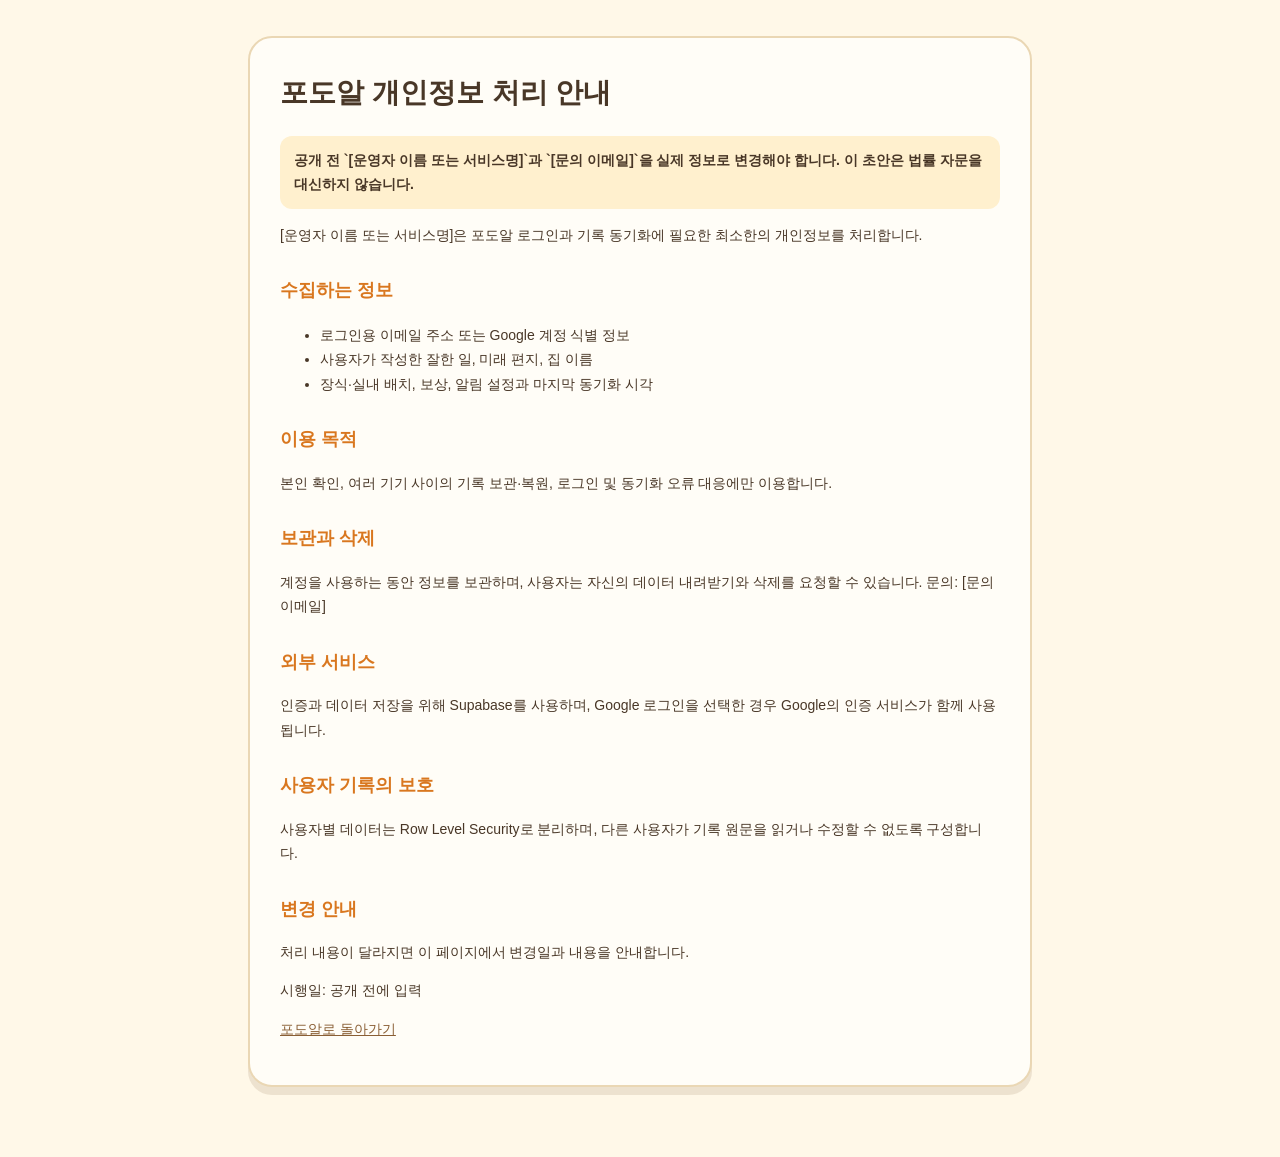
<file: privacy.html>
<!doctype html>
<html lang="ko">
  <head>
    <meta charset="UTF-8" />
    <meta name="viewport" content="width=device-width, initial-scale=1.0" />
    <title>개인정보 처리 안내 | 포도알</title>
    <style>
      body{margin:0;color:#493727;background:#fff8e8;font-family:"Nanum Gothic",sans-serif;line-height:1.75}main{width:min(720px,calc(100% - 36px));margin:36px auto 70px;padding:30px;border:2px solid #ead7b4;border-radius:24px;background:#fffdf7;box-shadow:0 8px 0 rgba(110,70,28,.12)}h1{margin-top:0;font-size:28px}h2{margin-top:28px;font-size:18px;color:#d9771f}p,li{font-size:14px}a{color:#8a5f35}.notice{padding:12px 14px;border-radius:12px;background:#fff0ce;font-weight:700}
    </style>
  </head>
  <body>
    <main>
      <h1>포도알 개인정보 처리 안내</h1>
      <p class="notice">공개 전 `[운영자 이름 또는 서비스명]`과 `[문의 이메일]`을 실제 정보로 변경해야 합니다. 이 초안은 법률 자문을 대신하지 않습니다.</p>
      <p>[운영자 이름 또는 서비스명]은 포도알 로그인과 기록 동기화에 필요한 최소한의 개인정보를 처리합니다.</p>
      <h2>수집하는 정보</h2>
      <ul><li>로그인용 이메일 주소 또는 Google 계정 식별 정보</li><li>사용자가 작성한 잘한 일, 미래 편지, 집 이름</li><li>장식·실내 배치, 보상, 알림 설정과 마지막 동기화 시각</li></ul>
      <h2>이용 목적</h2>
      <p>본인 확인, 여러 기기 사이의 기록 보관·복원, 로그인 및 동기화 오류 대응에만 이용합니다.</p>
      <h2>보관과 삭제</h2>
      <p>계정을 사용하는 동안 정보를 보관하며, 사용자는 자신의 데이터 내려받기와 삭제를 요청할 수 있습니다. 문의: [문의 이메일]</p>
      <h2>외부 서비스</h2>
      <p>인증과 데이터 저장을 위해 Supabase를 사용하며, Google 로그인을 선택한 경우 Google의 인증 서비스가 함께 사용됩니다.</p>
      <h2>사용자 기록의 보호</h2>
      <p>사용자별 데이터는 Row Level Security로 분리하며, 다른 사용자가 기록 원문을 읽거나 수정할 수 없도록 구성합니다.</p>
      <h2>변경 안내</h2>
      <p>처리 내용이 달라지면 이 페이지에서 변경일과 내용을 안내합니다.</p>
      <p>시행일: 공개 전에 입력</p>
      <p><a href="./">포도알로 돌아가기</a></p>
    </main>
  </body>
</html>
</file>
